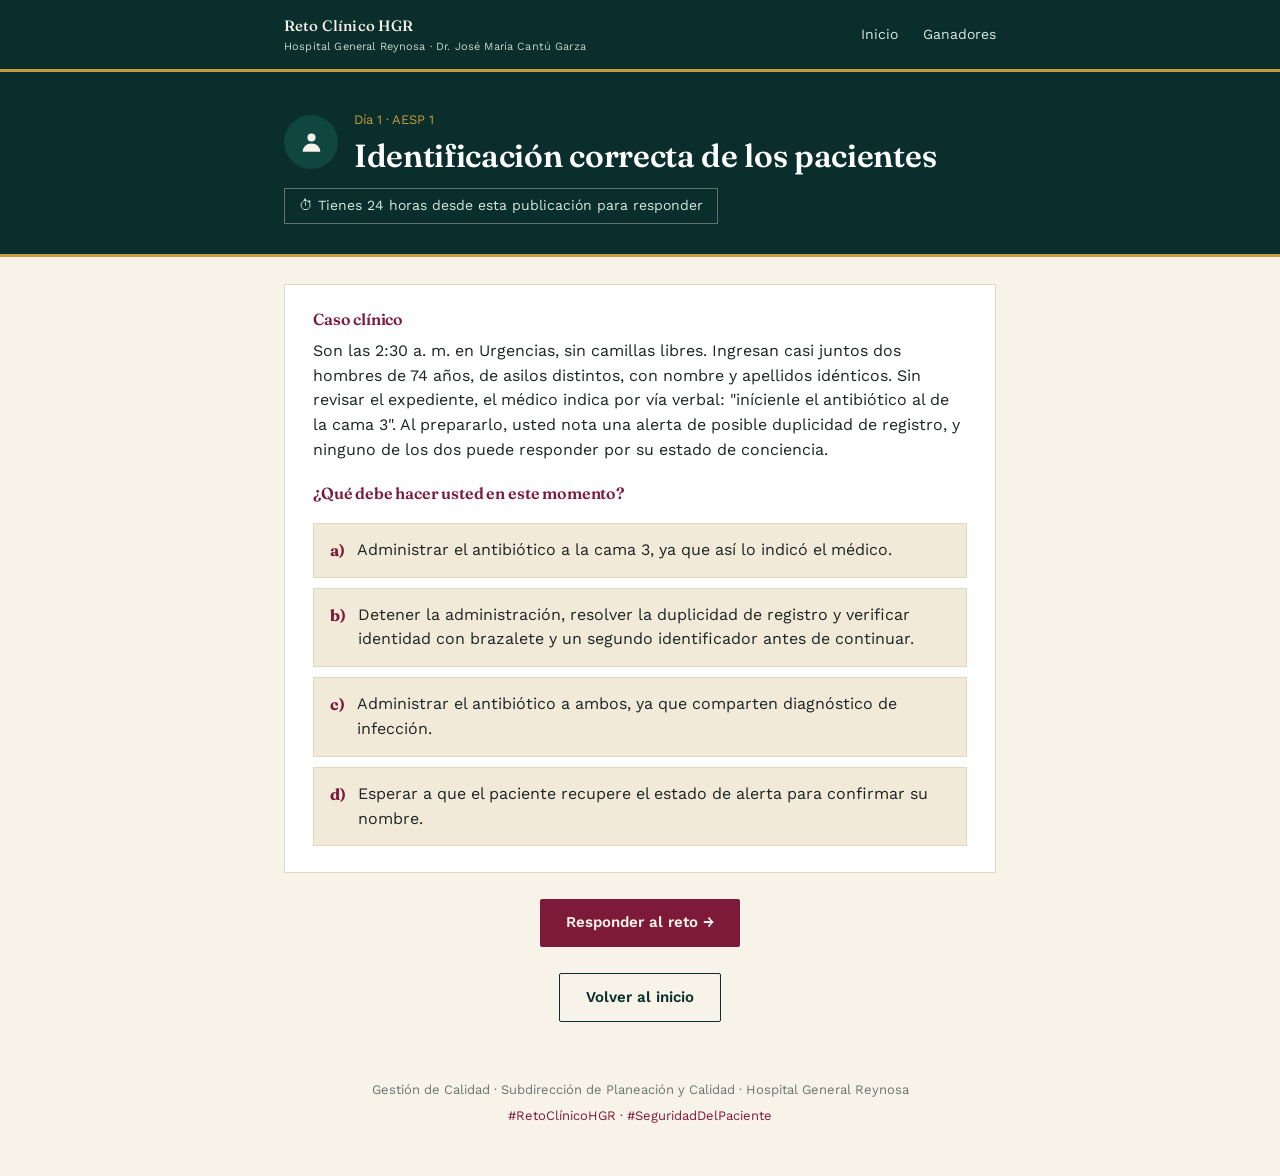
<file: plantilla-caso.html>
<!DOCTYPE html>
<html lang="es">
<head>
<meta charset="UTF-8">
<meta name="viewport" content="width=device-width, initial-scale=1.0">
<title>AESP 1 · Identificación correcta de los pacientes | Reto Clínico HGR</title>
<link rel="stylesheet" href="style.css">
</head>
<body>

<div class="topbar">
  <div class="container">
    <a class="brand" href="index.html">Reto Clínico HGR
      <span>Hospital General Reynosa · Dr. José María Cantú Garza</span>
    </a>
    <nav>
      <a href="index.html">Inicio</a>
      <a href="ganadores.html">Ganadores</a>
    </nav>
  </div>
</div>

<div class="case-header">
  <div class="container">
    <div class="header-row">
      <span class="day-icon teal"><svg viewBox="0 0 24 24" width="27" height="27"><circle cx="12" cy="7.6" r="3.6" fill="#f8f3e9"/><path d="M4.2 20.2c0-4.6 3.6-7.4 7.8-7.4s7.8 2.8 7.8 7.4" fill="#f8f3e9"/></svg></span>
      <div>
        <div class="meta-tag">Día 1 · AESP 1</div>
        <h1>Identificación correcta de los pacientes</h1>
      </div>
    </div>
    <div class="deadline">⏱ Tienes 24 horas desde esta publicación para responder</div>
  </div>
</div>

<section class="tight">
  <div class="container">

    <div class="case-body">
      <h2>Caso clínico</h2>
      <p class="story">
        Son las 2:30 a. m. en Urgencias, sin camillas libres. Ingresan casi juntos dos hombres
        de 74 años, de asilos distintos, con nombre y apellidos idénticos. Sin revisar el
        expediente, el médico indica por vía verbal: "inícienle el antibiótico al de la cama 3".
        Al prepararlo, usted nota una alerta de posible duplicidad de registro, y ninguno de los
        dos puede responder por su estado de conciencia.
      </p>

      <h2 style="margin-top:22px;">¿Qué debe hacer usted en este momento?</h2>
      <div class="options">
        <div class="option"><span class="letter">a)</span><span>Administrar el antibiótico a la cama 3, ya que así lo indicó el médico.</span></div>
        <div class="option"><span class="letter">b)</span><span>Detener la administración, resolver la duplicidad de registro y verificar identidad con brazalete y un segundo identificador antes de continuar.</span></div>
        <div class="option"><span class="letter">c)</span><span>Administrar el antibiótico a ambos, ya que comparten diagnóstico de infección.</span></div>
        <div class="option"><span class="letter">d)</span><span>Esperar a que el paciente recupere el estado de alerta para confirmar su nombre.</span></div>
      </div>
    </div>

    <div class="back-row" style="text-align:center;">
      <a class="btn" href="PEGAR_AQUI_EL_LINK_DEL_GOOGLE_FORM" target="_blank" rel="noopener">Responder al reto →</a>
    </div>
    <div class="back-row" style="text-align:center;">
      <a class="btn secondary" href="index.html">Volver al inicio</a>
    </div>

  </div>
</section>

<footer>
  <div class="container">
    Gestión de Calidad · Subdirección de Planeación y Calidad · Hospital General Reynosa
    <div class="hashtags">#RetoClínicoHGR · #SeguridadDelPaciente</div>
  </div>
</footer>

</body>
</html>
</file>
<file: style.css>
@import url('https://fonts.googleapis.com/css2?family=Fraunces:opsz,wght@9..144,400;9..144,500;9..144,600&family=Work+Sans:wght@400;500;600;700&display=swap');

:root{
  --teal-950:#0a2e2b;
  --teal-800:#0f4640;
  --wine-700:#7d1a3a;
  --wine-600:#96223f;
  --gold:#c69a3f;
  --cream:#f8f3e9;
  --cream-2:#f1ead9;
  --ink:#1c2321;
  --paper:#ffffff;
  --line:#e2d8c2;
  --radius:2px;
}

*{box-sizing:border-box;}
html{scroll-behavior:smooth;}
body{
  margin:0;
  background:var(--cream);
  color:var(--ink);
  font-family:'Work Sans', sans-serif;
  line-height:1.55;
  -webkit-font-smoothing:antialiased;
}
h1,h2,h3,.display{
  font-family:'Fraunces', serif;
  font-weight:600;
  line-height:1.12;
  letter-spacing:-0.01em;
  color:var(--teal-950);
  margin:0;
}
p{margin:0 0 1em;}
a{color:inherit;}
.container{
  max-width:760px;
  margin:0 auto;
  padding:0 24px;
}

/* top bar */
.topbar{
  background:var(--teal-950);
  color:var(--cream);
  padding:14px 0;
  border-bottom:3px solid var(--gold);
}
.topbar .container{
  display:flex;
  align-items:center;
  justify-content:space-between;
  gap:16px;
  flex-wrap:wrap;
}
.topbar .brand{
  font-family:'Fraunces', serif;
  font-size:15px;
  font-weight:500;
  color:var(--cream);
  text-decoration:none;
  letter-spacing:0.01em;
}
.topbar .brand span{display:block; font-family:'Work Sans',sans-serif; font-size:11px; color:#bcd6d0; font-weight:400; margin-top:1px;}
.topbar nav a{
  color:#d9e8e4;
  text-decoration:none;
  font-size:14px;
  margin-left:20px;
  border-bottom:1px solid transparent;
}
.topbar nav a:hover{border-bottom-color:var(--gold); color:var(--cream);}

/* hero */
.hero{
  background:linear-gradient(180deg, var(--teal-950) 0%, var(--teal-800) 100%);
  color:var(--cream);
  padding:56px 0 64px;
  position:relative;
}
.hero .eyebrow{
  color:var(--gold);
  font-size:14px;
  margin-bottom:10px;
}
.hero h1{
  color:var(--paper);
  font-size:clamp(30px, 5vw, 44px);
}
.hero .accent{color:var(--gold);}
.hero p.lead{
  color:#d7e7e2;
  font-size:17px;
  max-width:520px;
  margin-top:16px;
}
.hero .tagline{
  font-family:'Fraunces', serif;
  font-style:italic;
  font-weight:400;
  color:var(--gold);
  font-size:18px;
  margin-top:22px;
}
.hero .hero-grid{
  display:grid;
  grid-template-columns:1.3fr 1fr;
  gap:40px;
  align-items:center;
}
.hero .hero-art{
  justify-self:center;
}
.hero .hero-art svg{width:100%; max-width:280px; height:auto;}
@media (max-width:760px){
  .hero .hero-grid{grid-template-columns:1fr;}
  .hero .hero-art{order:-1; max-width:190px; margin:0 auto 8px;}
}

/* day icons */
.day-icon{
  width:44px; height:44px;
  border-radius:50%;
  display:flex; align-items:center; justify-content:center;
  flex-shrink:0;
}
.day-icon svg{width:22px !important; height:22px !important; display:block;}
.day-icon.teal{background:var(--teal-800);}
.day-icon.wine{background:var(--wine-700);}

.case-header .header-row{
  display:flex; align-items:center; gap:16px;
}
.case-header .day-icon{width:54px; height:54px;}
.case-header .day-icon svg{width:27px !important; height:27px !important;}

/* section */
section{padding:44px 0;}
section.tight{padding:28px 0;}
.section-title{
  font-size:22px;
  margin-bottom:6px;
}
.section-sub{
  color:#5a655f;
  font-size:15px;
  margin-bottom:24px;
}

/* schedule timeline (real sequence -> numbered is appropriate) */
.timeline{
  margin-left:0;
}
.day-row{
  position:relative;
  padding:16px 0;
  display:flex;
  align-items:center;
  justify-content:space-between;
  gap:16px;
  flex-wrap:wrap;
  border-bottom:1px solid var(--line);
  text-decoration:none;
  color:var(--ink);
}
.day-row:last-child{border-bottom:none;}
.day-row .day-date{
  font-size:13px;
  color:#6b756f;
  min-width:150px;
}
.day-row .day-meta{
  font-weight:600;
  flex:1;
  min-width:180px;
}
.day-row .day-status{
  font-size:12px;
  padding:4px 10px;
  border-radius:20px;
  border:1px solid var(--line);
  color:#6b756f;
  white-space:nowrap;
}
.day-row .day-status.live{
  background:var(--wine-700);
  border-color:var(--wine-700);
  color:var(--cream);
}
.day-row:hover .day-meta{color:var(--wine-700);}
.day-row.done{opacity:.55;}
.day-row.done .day-status{background:transparent;}

/* resultados / ganadores */
.day-result{ margin-bottom:44px; }
.day-result:not(:first-child){ padding-top:36px; border-top:1px dashed var(--line); }
.day-result-header{
  font-family:'Fraunces', serif;
  color:var(--wine-700);
  font-size:19px;
  margin-bottom:18px;
}
.result-card{
  background:var(--paper);
  border:1px solid var(--line);
  overflow:hidden;
  margin-bottom:18px;
}
.result-card img{ width:100%; display:block; height:auto; }
.result-card .rc-body{ padding:18px 22px; }
.result-card .rc-tag{
  display:inline-block;
  font-size:12px;
  font-weight:700;
  letter-spacing:.02em;
  padding:4px 12px;
  border-radius:20px;
  margin-bottom:10px;
}
.result-card.winner .rc-tag{ background:var(--gold); color:var(--teal-950); }
.result-card.finalist .rc-tag{ background:var(--cream-2); color:var(--wine-700); border:1px solid var(--line); }
.result-card h3{ font-size:20px; margin-bottom:2px; }
.result-card .rc-role{ color:#6b756f; font-size:14px; margin-bottom:10px; }
.result-card .rc-premio{ font-size:15px; color:var(--ink); }
.result-card .rc-premio b{ color:var(--wine-700); }
.result-card .rc-quote{
  font-style:italic;
  font-size:13px;
  color:#6b756f;
  border-left:2px solid var(--line);
  padding-left:10px;
  margin-top:10px;
}
.finalists-grid{
  display:grid;
  grid-template-columns:1fr 1fr;
  gap:18px;
}
@media (max-width:640px){ .finalists-grid{ grid-template-columns:1fr; } }
.detalle-gallery{
  display:grid;
  grid-template-columns:repeat(auto-fit, minmax(240px, 1fr));
  gap:14px;
  margin-top:6px;
}
.detalle-gallery figure{ margin:0; }
.detalle-gallery img{
  width:100%; height:260px; object-fit:cover;
  border:1px solid var(--line);
}
.detalle-gallery figcaption{
  font-size:12px; color:#6b756f; margin-top:6px; text-align:center;
}

/* rules card */
.rules{
  background:var(--paper);
  border:1px solid var(--line);
  padding:24px 28px;
}
.rules ul{margin:0; padding-left:18px;}
.rules li{margin-bottom:8px;}

/* buttons */
.btn{
  display:inline-block;
  background:var(--wine-700);
  color:var(--cream);
  text-decoration:none;
  padding:12px 26px;
  font-size:15px;
  font-weight:600;
  border-radius:2px;
  border:none;
  cursor:pointer;
}
.btn:hover{background:var(--wine-600);}
.btn.secondary{
  background:transparent;
  color:var(--teal-950);
  border:1px solid var(--teal-950);
}
.btn.secondary:hover{background:var(--teal-950); color:var(--cream);}
.btn.ghost{
  background:transparent;
  color:var(--cream);
  border:1px solid rgba(248,243,233,0.5);
}
.btn.ghost:hover{border-color:var(--gold); color:var(--gold);}

/* case page */
.case-header{
  background:var(--teal-950);
  color:var(--cream);
  padding:38px 0 30px;
  border-bottom:3px solid var(--gold);
}
.case-header .meta-tag{
  color:var(--gold);
  font-size:13px;
  margin-bottom:8px;
}
.case-header h1{color:var(--paper); font-size:clamp(24px,4vw,32px);}
.case-header .deadline{
  margin-top:14px;
  font-size:14px;
  color:#d7e7e2;
  display:inline-block;
  border:1px solid rgba(248,243,233,0.35);
  padding:6px 14px;
}
.case-body{background:var(--paper); border:1px solid var(--line); padding:26px 28px; margin-top:-1px;}
.case-body h2{font-size:16px; color:var(--wine-700); margin-bottom:10px;}
.case-body p.story{font-size:16px;}
.options{margin-top:20px; display:flex; flex-direction:column; gap:10px;}
.option{
  display:flex; gap:12px;
  border:1px solid var(--line);
  padding:14px 16px;
  background:var(--cream-2);
}
.option .letter{
  font-weight:700; color:var(--wine-700); font-family:'Fraunces',serif;
}

/* locked / próximamente state */
.locked{
  background:var(--paper);
  border:1px dashed var(--line);
  padding:56px 32px;
  text-align:center;
  margin-top:32px;
}
.locked .icon{font-size:34px; margin-bottom:12px;}
.locked h2{font-size:22px; margin-bottom:8px;}
.locked p{color:#5a655f; max-width:420px; margin:0 auto 20px;}
.locked .open-date{
  font-family:'Fraunces', serif;
  color:var(--wine-700);
  font-size:19px;
  margin-bottom:22px;
}

/* footer */
footer{
  padding:30px 0 50px;
  text-align:center;
  color:#6b756f;
  font-size:13px;
}
footer .hashtags{color:var(--wine-700); margin-top:6px;}
footer .visit-count{color:#a3ab9f; font-size:11px; margin-top:10px;}

.back-row{margin:26px 0 0;}

.case-disclaimer{
  background:var(--cream-2);
  border-left:3px solid var(--gold);
  padding:10px 16px;
  margin-bottom:20px;
  font-size:13px;
  font-style:italic;
  color:#5a655f;
}

.kpi-mini-row{
  display:grid;
  grid-template-columns:repeat(auto-fit, minmax(150px, 1fr));
  gap:1px;
  background:var(--line);
  border:1px solid var(--line);
}
.kpi-mini{
  background:var(--paper);
  padding:18px 14px;
  text-align:center;
}
.kpi-mini-num{
  font-family:'Fraunces', serif;
  font-size:30px;
  font-weight:600;
  color:var(--wine-700);
  line-height:1;
}
.kpi-mini-lbl{
  margin-top:6px;
  font-size:12px;
  color:#6b756f;
  line-height:1.3;
}
</file>
